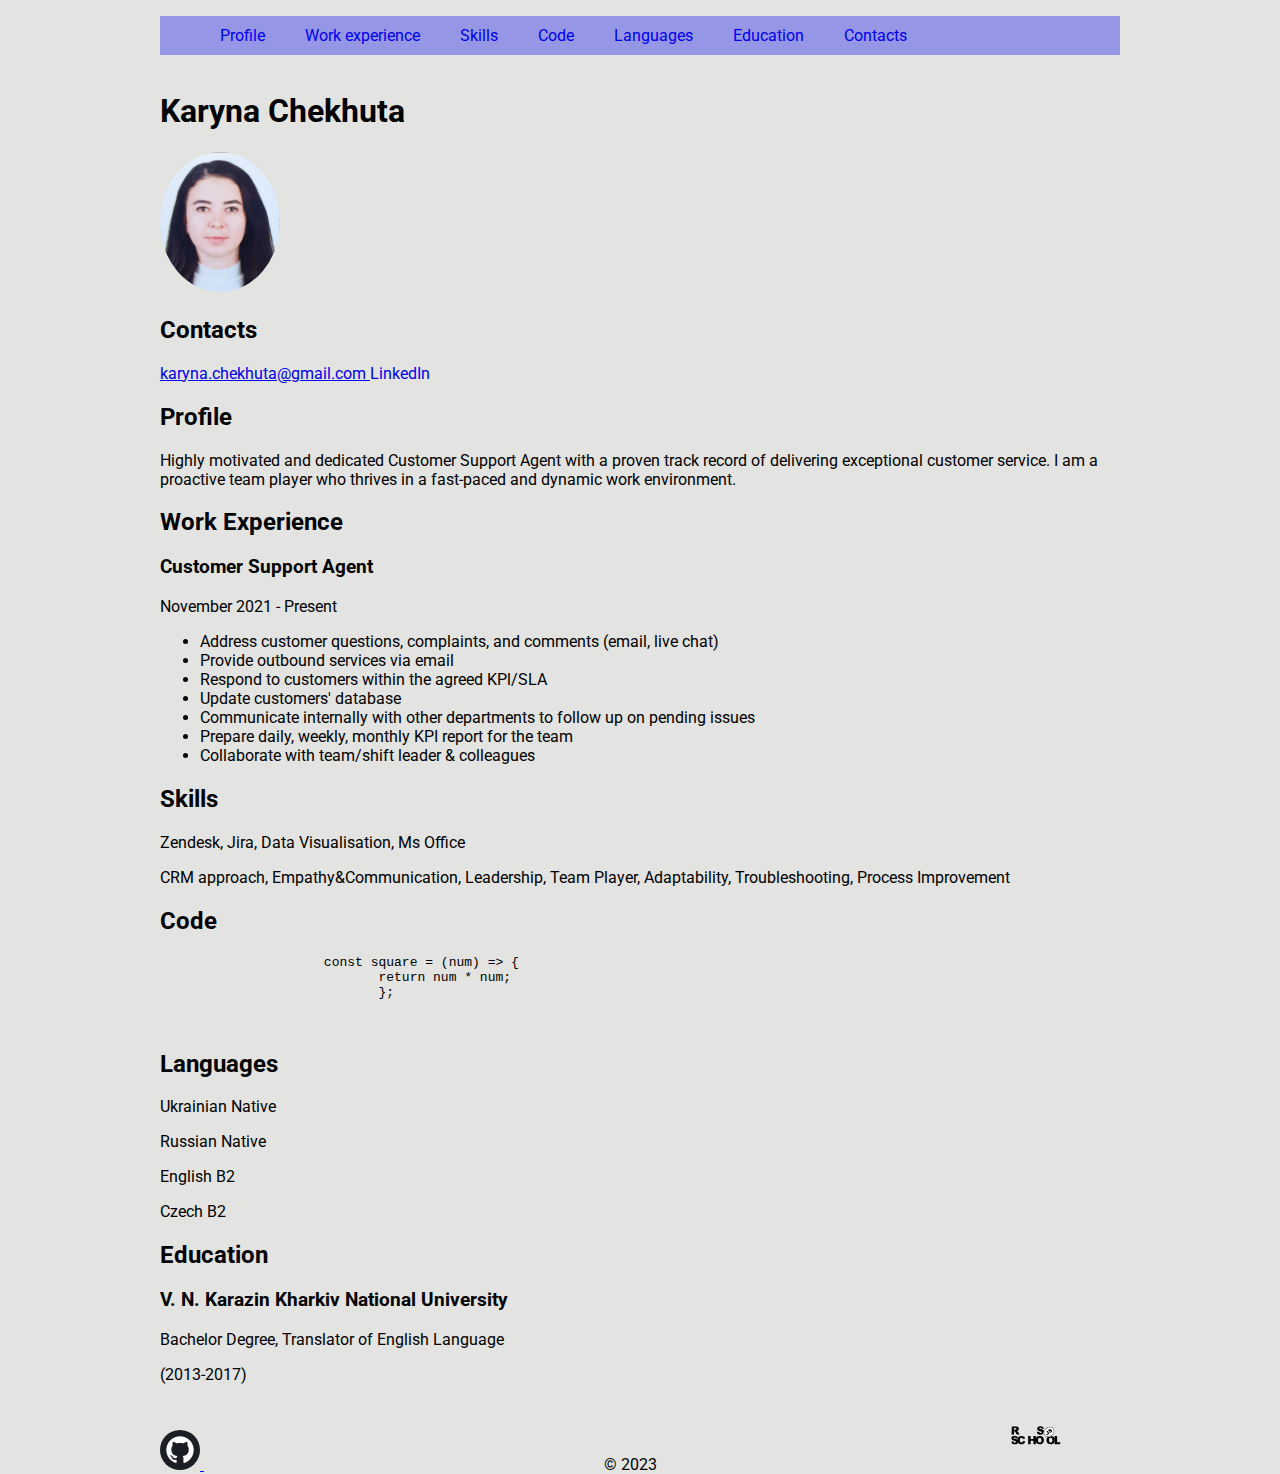
<file: index.html>
<!DOCTYPE html>
<html lang="ru">

<head>
    <meta charset="utf-8">
    <link rel="stylesheet" href="style.css">
    <link rel="icon" href="favicon.ico">
    <link rel="preconnect" href="https://fonts.gstatic.com">
    <link href="https://fonts.googleapis.com/css2?family=Roboto:wght@100;300;500;700&display=swap" rel="stylesheet">
     <title>My cv</title>


</head>
<body class="body-section">
    <header class="header">
            <nav class="nav">
                <ul class="nav-list">
                    <li class="nav-item"><a href="#profile" class="nav-link"> Profile</a> </li>
                    <li class="nav-item"><a href="#work-experience" class="nav-link"> Work experience</a> </li>
                    <li class="nav-item"><a href="#skills" class="nav-link">Skills</a></li>
                    <li class="nav-item"><a href="#code" class="nav-link"> Code</a> </li>
                    <li class="nav-item"><a href="#languages" class="nav-link"> Languages</a> </li>
                    <li class="nav-item"><a href="#education" class="nav-link">Education</a></li>
                    <li class="nav-item"><a href="#contacts" class="nav-link">Contacts</a></li>
                </ul>
            </nav>
    </header>
 <main class="main">
    <div>
        <div>
            <!-- Main section-->
            <h1>Karyna Chekhuta</h1>
        </div>
            <div class="profile-photo">
                <img src="my-photo.jpg" alt="my-photo" width="120" height="140">
            </div>
                    <!-- Contacts section-->
                    <div class="link" id="contacts">
                        <h2>Contacts</h2>
                        <div>
                            <a class="link_email" href="mailto:karyna.chekhuta@gmail.com"> karyna.chekhuta@gmail.com </a>
                            <a class="link_id" href="http://linkedin.com/in/karyna-chekhuta-110250222"> LinkedIn </a>
                        </div>
                    </div>
                    <!--Profile section-->
                        <div class="profile-section" id="profile">
                            <h2>Profile</h2>
                            <p> Highly motivated and dedicated Customer Support Agent with a proven track record of delivering exceptional customer
                            service. I am a proactive team player who thrives in a fast-paced and dynamic work environment.</p>
                        </div>

    <!--Experience section-->
    <div class="work-experience-section" id="work-experience">
        <h2>Work Experience</h2>
        <h3> Customer Support Agent </h3>
        <p> November 2021 - Present</p>
            <div>
                <ul>
                    <li>Address customer questions, complaints, and comments (email, live chat)</li>
                    <li>Provide outbound services via email</li>
                    <li>Respond to customers within the agreed KPl/SLA</li>
                    <li>Update customers' database</li>
                    <li>Communicate internally with other departments to follow up оn pending issues</li>
                    <li>Prepare daily, weekly, monthly KPI report for the team</li>
                    <li>Collaborate with team/shift leader & colleagues</li>
                </ul>
            </div>
    </div>

    <!--Skills section-->
    <div class="Skills-section" id="skills">
        <h2> Skills</h2>
            <p>Zendesk, Jira, Data Visualisation, Ms Office</p>
            <p>CRM approach, Empathy&Communication, Leadership, Team Player, Adaptability, Troubleshooting, Process Improvement</p>
    </div>

    <div class="example-code-section" id="code">
        <h2>Code</h2>
            <pre>
                    <code> const square = (num) => {
                            return num * num;
                            };
                    </code>
            </pre>
    </div>

    <!--Languages section-->
        <section>
            <div class="languages-section" id="languages">
                <h2>Languages</h2>
                    <p>Ukrainian    Native</p>
                    <p>Russian      Native</p>
                    <p>English      B2</p>
                    <p>Czech        B2</p>
            </div>
        </section>

    <!--Education section-->
        <div class="education-section" id="education">
            <h2>Education</h2>
            <h3> V. N. Karazin Kharkiv National University</h3>
            <p>Bachelor Degree, Translator of English Language</p>
            <p>(2013-2017)</p>

        </div>

    </div>
</main>

<footer class="footer">
    <div>
        <a class="footer_git" href="https://github.com/chekka00"> <img src="github-logo.webp" alt="github-logo" width="40" height="40"> </a>
        <span class="footer_year"> © 2023</span>
        <a class="footer_rs" href="https://rs.school/js/"> <img src="rs_school_js.svg" alt="rs-school-logo" width="50" height="70"> </a>
    </div>
</footer>
</body>

</html>
</file>
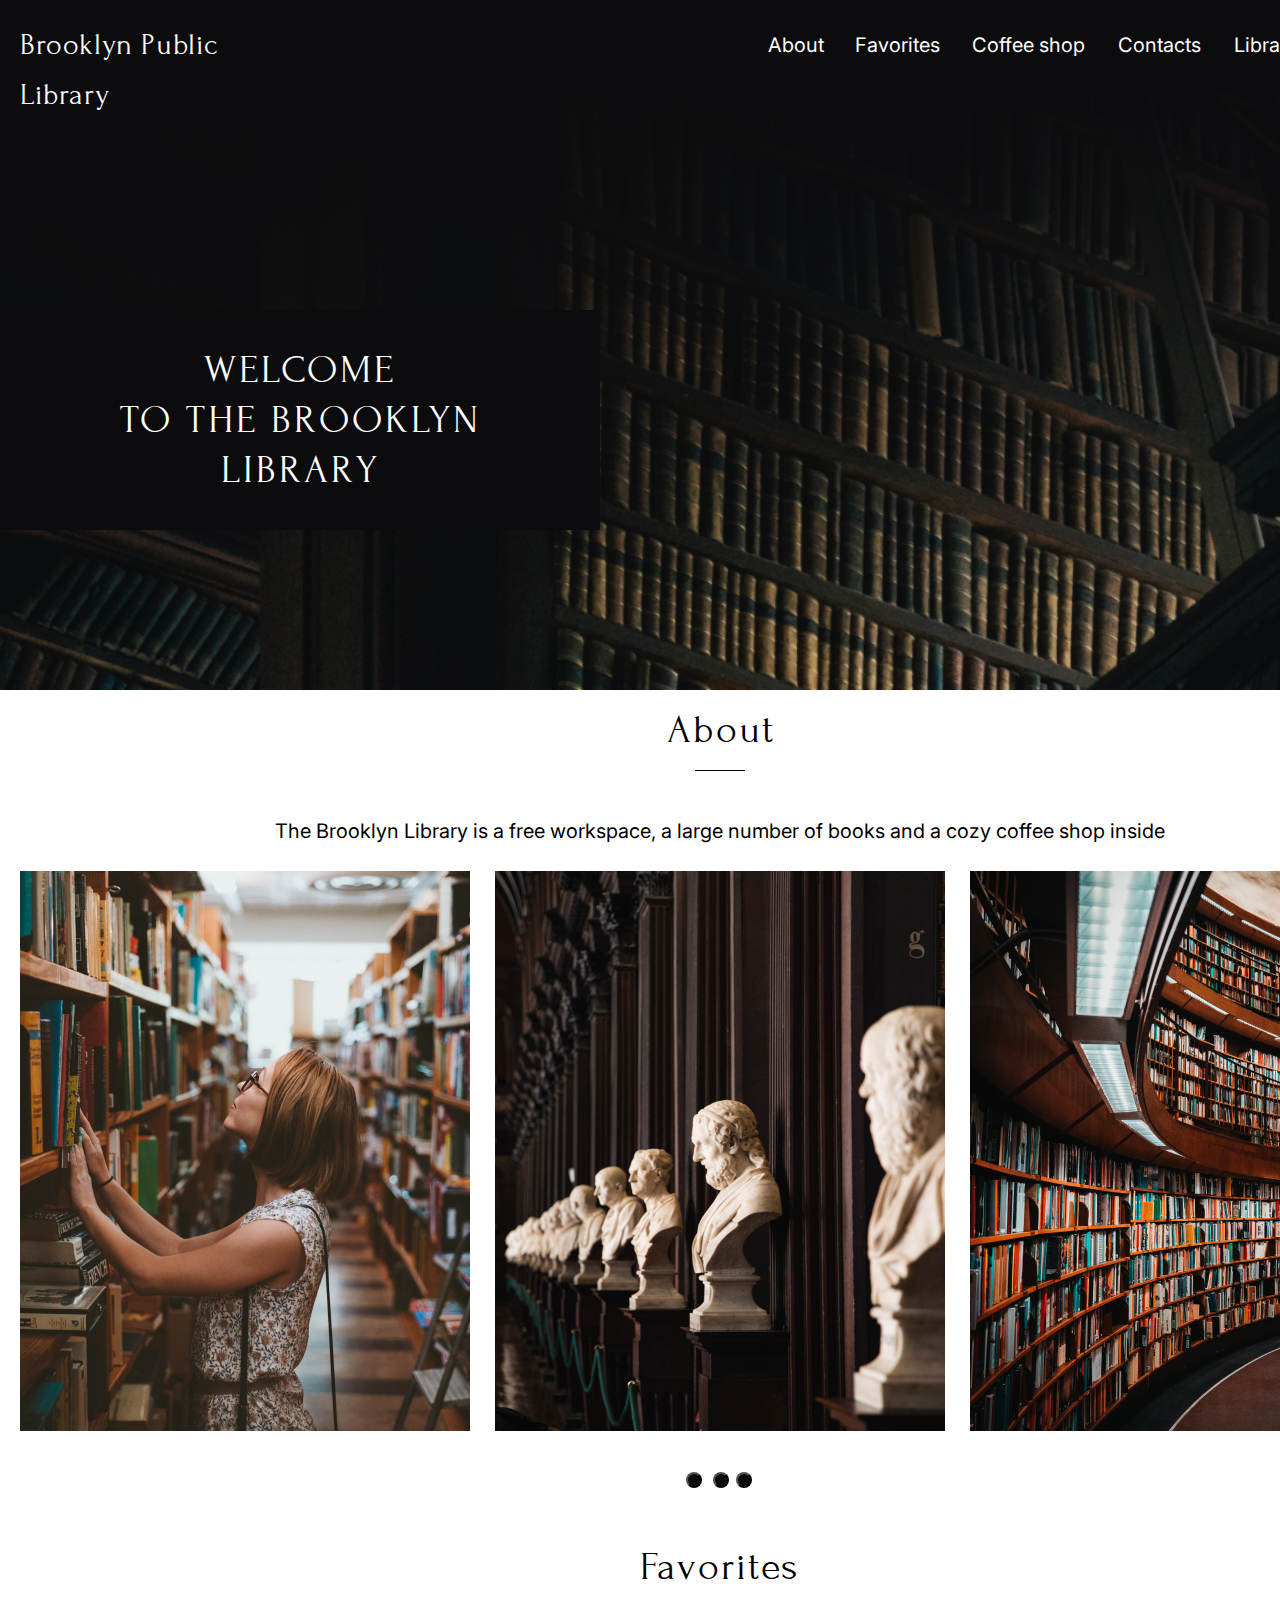
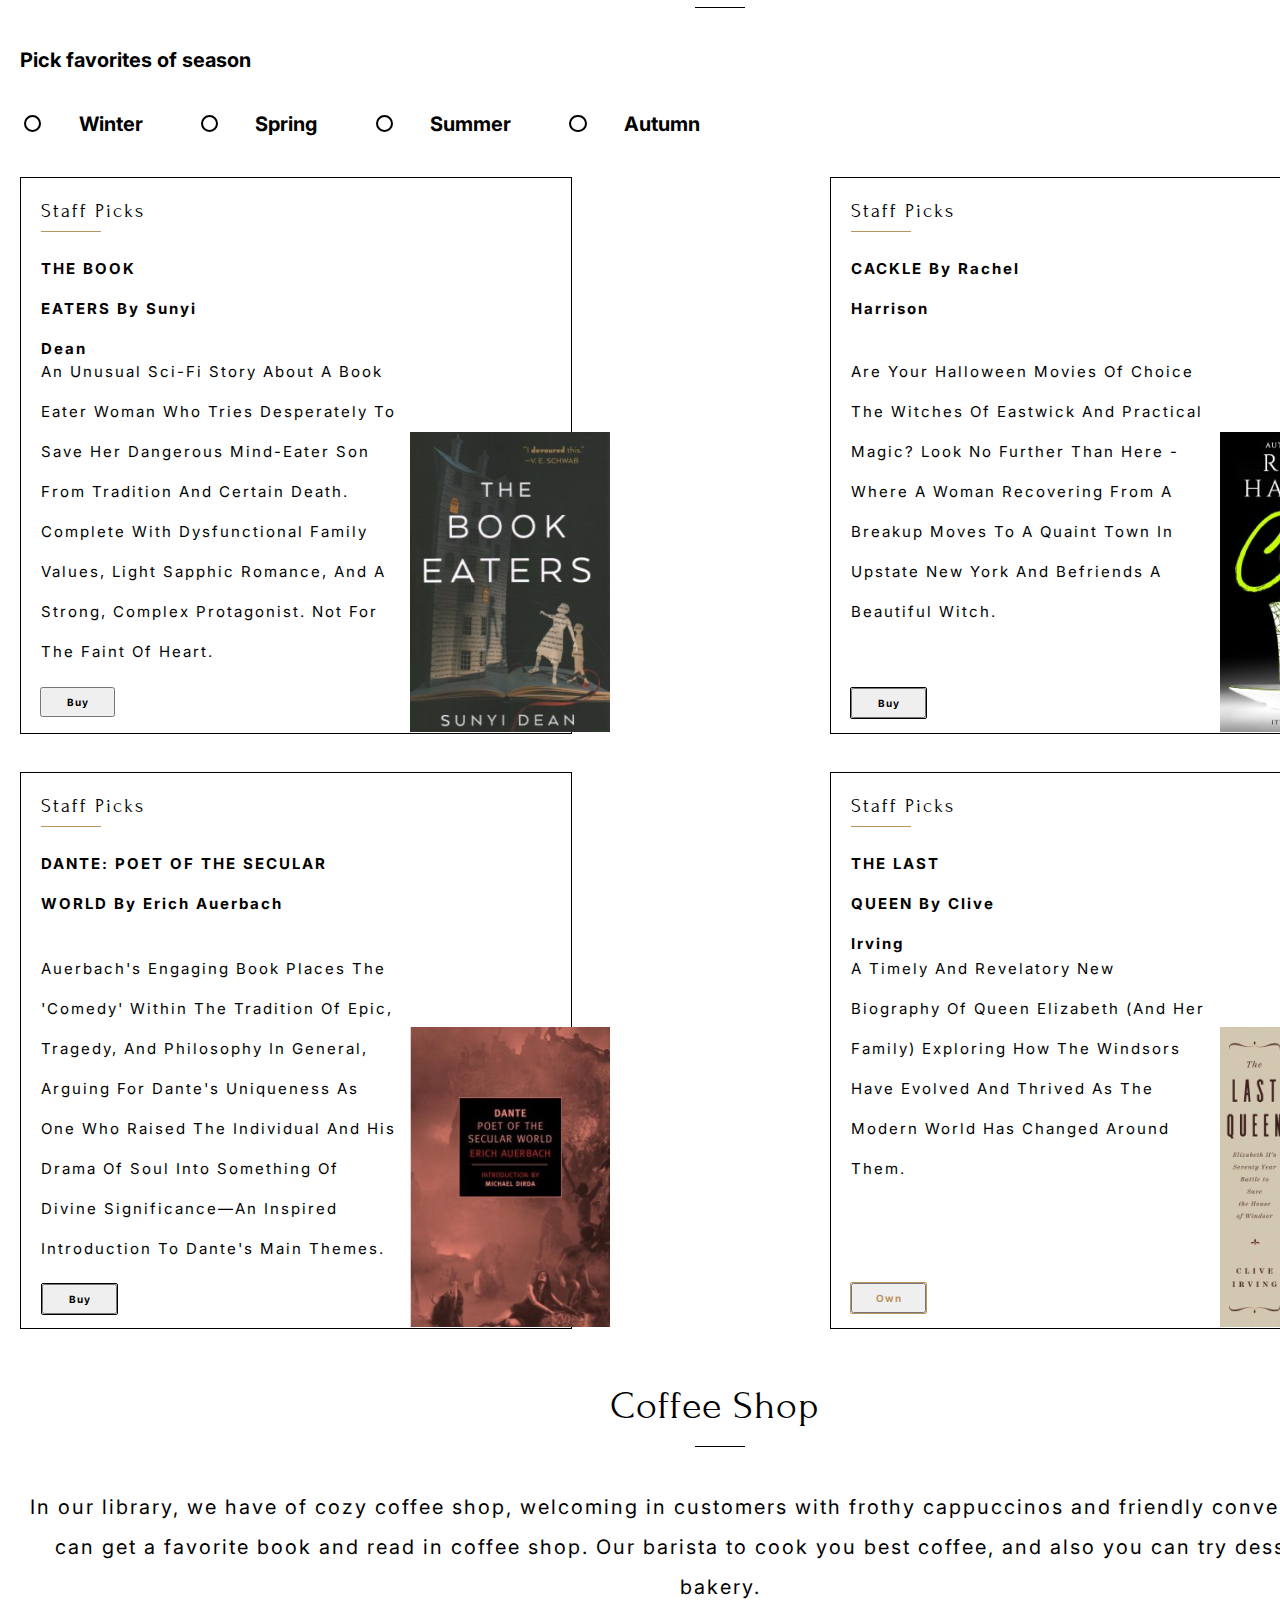
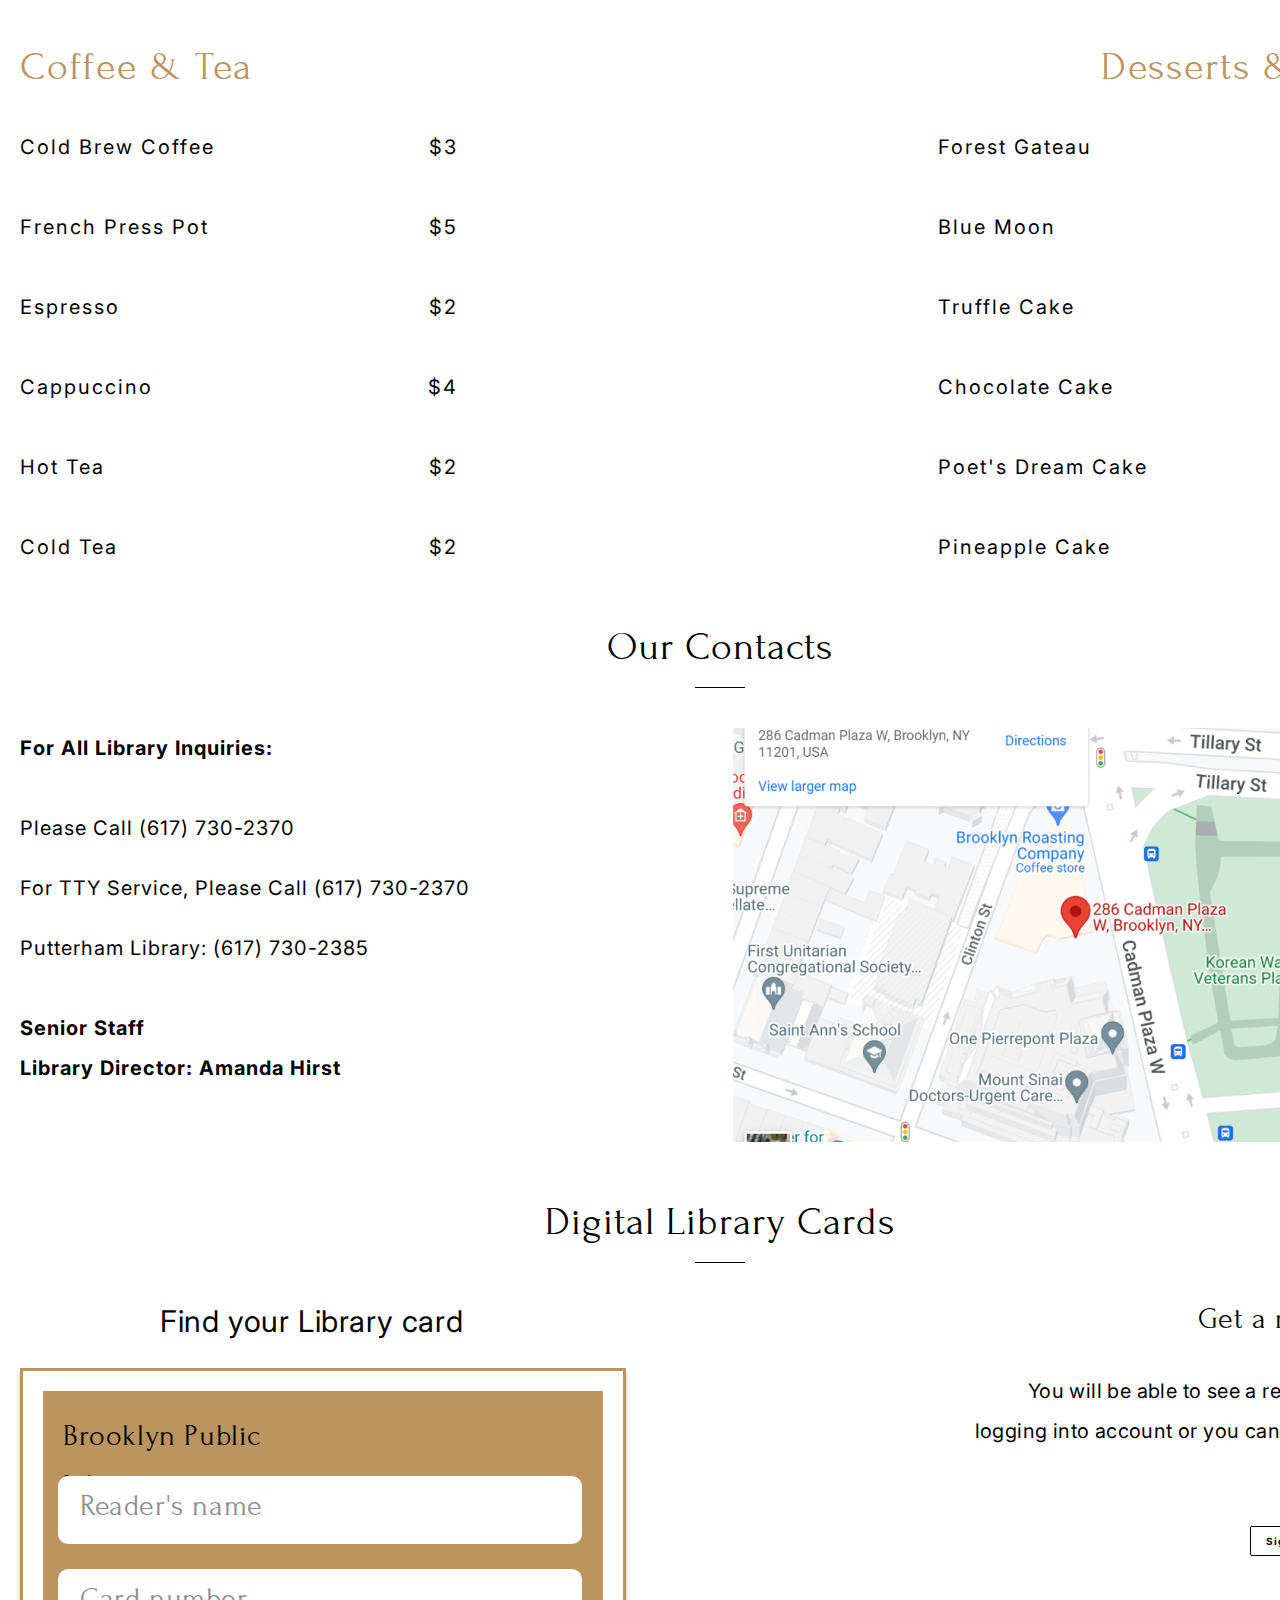
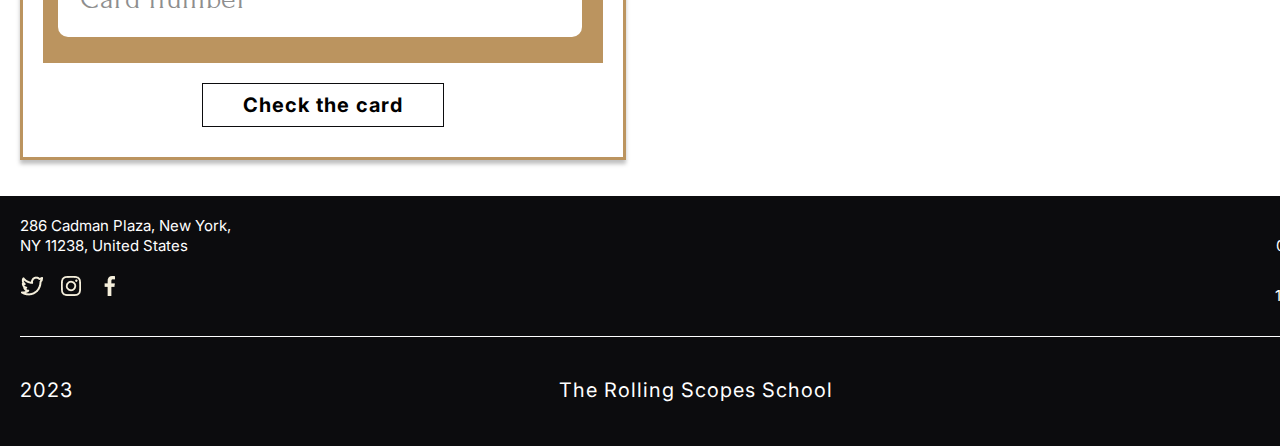
<file: library/index.html>
<!DOCTYPE html>
<html lang="en">

<head>
    <meta charset="UTF-8">
    <meta name="viewport" content="width=device-width, initial-scale=1.0">
    <link rel="stylesheet" type="text/css" href="style.css" />
    <link rel="preconnect" href="https://fonts.googleapis.com">
    <link rel="preconnect" href="https://fonts.gstatic.com" crossorigin>
    <link href="https://fonts.googleapis.com/css2?family=Forum&display=swap" rel="stylesheet">
    <link rel="preconnect" href="https://fonts.googleapis.com">
    <link rel="preconnect" href="https://fonts.gstatic.com" crossorigin>
    <link href="https://fonts.googleapis.com/css2?family=Inter:wght@100;200;300;400;500;600;700;800;900&display=swap" rel="stylesheet">
    <title>Library</title>
    <link rel="icon" href="files_png/favicon.ico">

</head>

<body>
    <header class="header">
        <div class="name">
            <h1>Brooklyn Public Library</h1>
        </div>
        <div class="navigation">
            <nav>
                <ul class="nav-list">
                    <li class="item-1">
                        <a href="#About" class="item-1">About</a>
                    </li>
                    <li class="item-2">
                        <a href="#Favorites" class="item-2">Favorites</a>
                    </li>
                    <li class="item-3">
                        <a href="#Coffee shop" class="item-3">Coffee shop</a>
                    </li>
                    <li class="item-4">
                        <a href="#Contacts" class="item-4">Contacts</a>
                    </li>
                    <li class="item-5">
                        <a href="#Library Card" class="item-5">Library Card</a>
                    </li>
                </ul>
            </nav>
        </div>

        <div class="subtract"> <img src="files_png/Subtract.png" alt="Subtract"> </div>
    </header>

    <main>
        <!-- Welcome section-->
        <section class="welcome-section">
            <div class="welcome-box">
                <span class="welcome-name">Welcome <br> to the brooklyn <br> library </span>
            </div>
        </section>
        <!-- About section-->
        <section class="about-section">
            <div class="about" id="About">
                <h2 class="about-name">About</h2>
            </div>
            <div class="line-about">
            </div>
            <div class="about-text">
                <p class="about-text-style">The Brooklyn Library is a free workspace, a large number of books and a cozy coffee shop inside
                </p>
            </div>
            <div class="image-items">
                <img src="files_png/about image/images-items.png" alt="image 1">
                <img src="files_png/about image/image 2.png" alt="image 2">
                <img src="files_png/about image/image 3.png" alt="image 3">
            </div>
            <div class="Carousel-pagination">
                <div class="box-button1"><button type="button" class="button1"></button></div>
                <div class="box-button2"><button type="button" class="button2"></button></div>
                <div class="box-button3"><button type="button" class="button3"></button></div>
            </div>
        </section>
        <!--Favorites section-->
        <section class="Favorites-section" id="Favorites">
            <h2 class="favorites-title">Favorites</h2>
            <div class="line-favorites">
            </div>
            <span class="text-favorites">Pick favorites of season</span>
            <div class="seasons-checkbox">
                <input type="checkbox" class="checkbox">
                <span class="season-name">Winter</span>
                <input type="checkbox" class="checkbox">
                <span class="season-name">Spring</span>
                <input type="checkbox" class="checkbox">
                <span class="season-name">Summer</span>
                <input type="checkbox" class="checkbox">
                <span class="season-name">Autumn</span>
            </div>
            <div class="favorites-books">
                <div class="first-book">
                    <span class="staff">Staff Picks</span>
                    <div class="line-staff">
                    </div>
                    <div class="book-name-box1">
                        <span class="book-name1">THE BOOK EATERS By Sunyi Dean</span>
                    </div>
                    <div class="discription-box1">
                        <span class="discription-book-text">
                                    An unusual sci-fi story about a book eater woman who tries desperately to save her dangerous mind-eater son from tradition and certain death. Complete with dysfunctional family values, light Sapphic romance, and a strong, complex protagonist. Not for the faint of heart.
                                </span>
                    </div>
                    <div class="buy1"> <button type="button" class="button-buy1">Buy</button></div>
                    <img class="img-book1" src="files_png/BOOKS/book1.png" alt="book1">
                </div>
                <div class="second-book">
                    <span class="staff">Staff Picks</span>
                    <div class="line-staff">
                    </div>
                    <div class="book-name-box2">
                        <span class="book-name2">CACKLE By Rachel Harrison</span>
                    </div>
                    <div class="discription-box2">
                        <span class="discription-book-text">
                            Are your Halloween movies of choice The Witches of Eastwick and Practical Magic? Look no further than here - where a woman recovering from a breakup moves to a quaint town in upstate New York and befriends a beautiful witch.
                                    </span>
                    </div>
                    <div class="buy2"> <button type="button" class="button-buy2">Buy</button></div>
                    <img class="img-book2" src="files_png/BOOKS/book2.png" alt="book2">
                </div>
                <div class="third-book">
                    <span class="staff">Staff Picks</span>
                    <div class="line-staff">
                    </div>
                    <div class="book-name-box3">
                        <span class="book-name3">DANTE: POET OF THE SECULAR WORLD By Erich Auerbach</span>
                    </div>
                    <div class="discription-box3">
                        <span class="discription-book-text"> Auerbach's engaging book places the 'Comedy' within the tradition of epic, tragedy, and philosophy in general, arguing for Dante's uniqueness as one who raised the individual and his drama of soul into something of divine significance—an inspired introduction to Dante's main themes.</span>
                    </div>
                    <div class="buy3"> <button type="button" class="button-buy3">Buy</button></div>
                    <img class="img-book3" src="files_png/BOOKS/book3.png" alt="book3">
                </div>
                <div class="fourth-book">
                    <span class="staff">Staff Picks</span>
                    <div class="line-staff">
                    </div>
                    <div class="book-name-box4">
                        <span class="book-name4">THE LAST QUEEN By Clive Irving</span>
                    </div>
                    <div class="discription-box4">
                        <span class="discription-book-text">
                            A timely and revelatory new biography of Queen Elizabeth (and her family) exploring how the Windsors have evolved and thrived as the modern world has changed around them.
                                </span>
                    </div>
                    <div class="buy4"> <button type="button" class="button-buy4">Own</button></div>
                    <img class="img-book4" src="files_png/BOOKS/book4.png" alt="book4">
                </div>
            </div>
        </section>

        <!--Coffee shop section-->
        <section class="coffee-shop-section" id="Coffee shop">
            <div class="section-title-cofffe">
                <h2 class="title-cofffe">Coffee Shop</h2>
            </div>
            <div class="line-coffee">
            </div>
            <div class="text-coffee-box">
                <p class="text-coffee-style">In our library, we have of cozy coffee shop, welcoming in customers with frothy cappuccinos and friendly conversation. you can get a favorite book and read in coffee shop. Our barista to cook you best coffee, and also you can try desserts
                    from bakery.
                </p>
            </div>
            <div class="Menu">
                <div class="coffe-and-tea">
                    <span class="title-coffee-and-tea">Coffee & Tea </span>
                    <div class="menu-list-coffee">
                        <div class="menu-item1">
                            <span>Cold Brew Coffee</span>
                            <div class="line-menu1"></div>
                            <span>$3</span>
                        </div>
                        <div class="menu-item2">
                            <span>French Press Pot</span>
                            <div class="line-menu1"></div>
                            <span>$5</span>
                        </div>
                        <div class="menu-item3">
                            <span>Espresso</span>
                            <div class="line-menu1"></div>
                            <span>$2</span>
                        </div>
                        <div class="menu-item4">
                            <span>Cappuccino</span>
                            <div class="line-menu1"></div>
                            <span>$4</span>
                        </div>
                        <div class="menu-item5">
                            <span>Hot Tea</span>
                            <div class="line-menu5"></div>
                            <span>$2</span>
                        </div>
                        <div class="menu-item6">
                            <span>Cold Tea</span>
                            <div class="line-menu1"></div>
                            <span>$2</span>
                        </div>
                    </div>

                </div>
                <div class="deserts">
                    <span class="title-deserts">Desserts & Cakes</span>
                    <div class="menu-list-deserts">
                        <div class="menu-item1-1">
                            <span class="menu-item1-1-NAME">Forest Gateau</span>
                            <div class="line-menu1-1"></div>
                            <span>$16</span>
                        </div>
                        <div class="menu-item2-2">
                            <span>Blue Moon</span>
                            <div class="line-menu2-2"></div>
                            <span>$16</span>
                        </div>
                        <div class="menu-item3-3">
                            <span>Truffle Cake</span>
                            <div class="line-menu3-3"></div>
                            <span>$15</span>
                        </div>
                        <div class="menu-item4-4">
                            <span>Chocolate Cake</span>
                            <div class="line-menu4-4"></div>
                            <span>$18</span>
                        </div>
                        <div class="menu-item5-5">
                            <span>Poet's Dream Cake</span>
                            <div class="line-menu5-5"></div>
                            <span>$16</span>
                        </div>
                        <div class="menu-item6-6">
                            <span>Pineapple Cake</span>
                            <div class="line-menu6-6"></div>
                            <span>$14</span>
                        </div>
                    </div>
                </div>
        </section>
        <!--Our Contacts section-->
        <section class="contacts-section" id="Contacts">
            <h2 class="title-contacts">Our Contacts</h2>
            <div class="line-contacts">
            </div>

            <div class="contacts-info">
                <div class="text-info">
                    <div class="text-info-h">
                        <span>For All Library Inquiries:</span>
                    </div>
                    <div class="Phone-info">
                        <div><span>Please Call (617) 730-2370</span></div>
                        <div><span>For TTY Service, Please Call (617) 730-2370</span></div>
                        <div><span>Putterham Library: (617) 730-2385</span></div>
                    </div>
                    <div class="senior-info">
                        <div><span>Senior Staff</span></div>
                        <div><span>Library Director: Amanda Hirst</span></div>
                    </div>
                </div>
                <div class="map">
                    <img src="files_png/map.png" alt="map">
                </div>
            </div>
        </section>
        <!--library card section-->
        <section class="libraryCard-section" id="Library Card">
            <h2 class="title-card">Digital Library Cards</h2>
            <div class="line-card">
            </div>
            <div class="Find-card">
                <div class="title-find-card"><span class="title-find-card1">Find your Library card</span></div>
                <div class="card-body">
                    <div class="gold-bg">
                        <span class="title-gold-bg">Brooklyn Public Library</span>
                        <input class="input-text-card" type="text" placeholder="Reader's name">
                        <input class="input-number-card" type="text" placeholder="Card number">
                    </div>
                    <input class="button-card" type="button" value="Check the card">
                </div>

            </div>
            <div class="get-a-card">
                <span class="title-get-card">Get a reader card</span>
                <span class="text-get-card">  You will be able to see a reader card after logging into account or you can register a new account</span>
                <div class="inputs-get-card">
                    <input class="button-get-card-sign" type="button" value="Sign up">
                    <input class="button-get-card-log" type="button" value="Log in">
                </div>
            </div>
        </section>
    </main>
    <footer class="footer">
        <div class="footer-main">
            <div class="adresses">
                <span class="text-adress">286 Cadman Plaza, New York, NY 11238, United States</span>
                <span class="timetable1">Mon - Fri <br> 08:00 am - 07:00 pm</span>
            </div>
            <div class="socials">
                <div>
                    <ul class="socials-icons">
                    <li> <a href="https://twitter.com/rollingscopes"> <img class="t" src="files_png/footer-items/u_twitter-alt.png" alt="twitter"></a></li>
                    <li><a href="https://www.instagram.com/rsschool_en/"> <img class="i" src="files_png/footer-items/u_instagram.png" alt="instagram"></a></li>
                    <li><a href="https://www.facebook.com/RollingScopesSchool"><img class="f" src="files_png/footer-items/u_facebook-f.png" alt="facebook"></a></li>
                </ul>
                </div>
                <span class="timetable2">Sat - Sun <br> 10:00 am - 06:00 pm</span>
            </div>

        </div>
        <div class="footer-line"></div>
        <div class="footer-rs">
            <span>2023</span>
            <span> <a class="rslink" href="https://rs.school/js-stage0/">The Rolling Scopes School</a></span>
            <span> <a  class="githublink" href="https://github.com/chekka00"> chekka00 </a></span>

        </div>

    </footer>
</body>

</html>
</file>
<file: style.css>
* {
    scroll-behavior: smooth;
}

.body-section {
    font-family: 'Roboto';
    font-size: 14p;
    display: flex;
    min-height: 100vh;
    flex-direction: column;
    justify-content: space-between;
    max-width: 960px;
    margin: 0 auto;
    padding: 0;
    background-color: rgb(227, 227, 226);
}

.nav {
    display: inline;
}

.nav-list {
    list-style-type: none;
    display: flex;
    align-items: center;
    background-color: rgb(150, 150, 230);
    }
.nav-item {
    padding: 10px 20px;

}
.nav-link {
            text-decoration: none;
}


img {
    border-radius: 50%;
}
.footer_year {
    margin-left: 400px;

    }
.footer_rs {
 margin-left: 350px;
}


.link_id{
    text-decoration: none;
}
</file>
<file: library/style.css>
* {
    scroll-behavior: smooth;
}

body {
    margin: auto;
    max-width: 1440px;
}

.header {
    background-color: #0C0C0E;
    position: absolute;
    width: 1440px;
    height: 90px
}

.name {
    position: absolute;
    width: 294px;
    height: 50px;
    left: 20px;
    top: 20px;
}

h1 {
    font-family: 'Forum', cursive;
    color: white;
    font-size: 30px;
    font-weight: 400;
    line-height: 50px;
    letter-spacing: 0.02em;
    margin: 0;
}

.navigation {
    position: absolute;
    font-family: 'Inter';
    top: 20px;
    left: 768px;
    margin: 0;
    width: 584px;
    height: 50px;
}

.nav-list {
    display: flex;
    flex-direction: row;
    justify-content: flex-start;
    gap: 30px;
    list-style-type: none;
    font-weight: 400;
    size: 20px;
    line-height: 50px;
    height: 50px;
    margin: 0;
    padding: 0;
}

.item-1 {
    text-decoration: none;
    width: 57px;
    height: 50px;
    font-family: 'Inter';
    font-size: 20px;
    font-weight: 400;
    line-height: 50px;
    color: white;
    margin: 0;
}

.item-2 {
    text-decoration: none;
    width: 87px;
    font-family: 'Inter';
    font-size: 20px;
    font-weight: 400;
    line-height: 50px;
    color: white;
    margin: 0;
}

.item-3 {
    text-decoration: none;
    width: 116px;
    font-family: 'Inter';
    font-size: 20px;
    font-weight: 400;
    line-height: 50px;
    color: white;
    margin: 0;
}

.item-4 {
    text-decoration: none;
    width: 86px;
    font-family: Inter;
    font-size: 20px;
    font-weight: 400;
    line-height: 50px;
    color: white;
    margin: 0;
}

.item-5 {
    text-decoration: none;
    width: 118px;
    font-family: 'Inter';
    font-size: 20px;
    font-weight: 400;
    line-height: 50px;
    color: white;
    margin: 0;
}

.item-1:hover, .item-2:hover, .item-3:hover, .item-4:hover, .item-5:hover {
cursor: pointer;
color: rgb(190, 150, 140);
}

.subtract {
    position: absolute;
    width: 28px;
    height: 28px;
    top: 31px;
    left: 1392px;
    right: 0;
}

.welcome-section {
    width: 1440px;
    height: 690px;
    top: 90px;
    background: linear-gradient(180deg, #0C0C0E 0%, #0C0C0E 0.01%, rgba(18, 18, 21, 0.10) 100%), url(files_png/Welcome.png);
    background-size: cover;
}

.welcome-box {
    position: absolute;
    margin-top: 310px;
    width: 600px;
    height: 220px;
    background-color: #0C0C0E;
}

.welcome-name {
    display: inline-block;
    margin: 0;
    color: white;
    font-family: Forum;
    font-size: 40px;
    font-weight: 400;
    line-height: 50px;
    letter-spacing: 3px;
    text-align: center;
    text-transform: uppercase;
    width: 520px;
    height: 150px;
    margin-top: 35px;
    margin-left: 40px;
    margin-bottom: 35px;
}

.about-section {
    display: block;
    width: 1440px;
    height: 600px;
    top: 90px;
    background-color: white;
}

.about {
    position: relative;
    width: 106px;
    height: 40px;
    top: 20px;
    left: 667px
}

.about-name {
    margin: 0;
    font-family: Forum;
    font-size: 40px;
    font-weight: 400;
    line-height: 40px;
    letter-spacing: 2px;
    text-align: left;
}

.line-about {
    position: relative;
    top: 40px;
    left: 695px;
    width: 50px;
    height: 1px;
    background-color: black;
}

.about-text {
    width: 1440px;
    height: 40px;
    position: relative;
    top: 60px;
}

.about-text-style {
    font-family: Inter;
    font-size: 20px;
    font-weight: 400;
    line-height: 40px;
    letter-spacing: 0em;
    text-align: center;
}

.image-items {
    position: relative;
    display: flex;
    flex-direction: row;
    justify-content: space-between;
    width: 1400px;
    height: 560px;
    top: 80px;
    left: 20px;
}

.Carousel-pagination {
    position: relative;
    width: 68px;
    height: 16px;
    top: 120px;
    left: 686px;
    display: flex;
    flex-direction: row;
}

.box-button1 {
    width: 26px;
    height: 26px;
    padding: 0;
    border: 0;
}

.box-button2 {
    width: 26px;
    height: 26px;
    padding: 0;
}

.box-button3 {
    width: 26px;
    height: 26px;
    padding: 0;
}

.button1 {
    background-color: #0C0C0E;
    width: 16px;
    height: 16px;
    border-radius: 50%;
}

.button2 {
    background-color: #0C0C0E;
    width: 16px;
    height: 16px;
    border-radius: 50%;
    margin-left: 4px;
}

.button3 {
    background-color: #0C0C0E;
    width: 16px;
    height: 16px;
    border-radius: 50%;
    margin-left: 5px;
}

.Favorites-section {
    position: absolute;
    width: 1440px;
    height: 1439px;
    top: 1527px
}

.favorites-title {
    position: relative;
    width: 160px;
    height: 40px;
    top: 20px;
    left: 640px;
    margin: 0;
    font-family: Forum;
    font-size: 40px;
    font-weight: 400;
    line-height: 40px;
    letter-spacing: 2px;
    text-align: left;
}

.line-favorites {
    position: relative;
    top: 40px;
    left: 695px;
    width: 50px;
    height: 1px;
    background-color: black;
}

.text-favorites {
    position: relative;
    width: 234px;
    height: 24px;
    top: 80px;
    left: 20px;
    margin: 0;
    font-family: Inter;
    font-size: 20px;
    font-weight: 700;
    line-height: 24px;
    letter-spacing: 0em;
    text-align: center;
}

.seasons-checkbox {
    position: absolute;
    width: 700px;
    height: 24px;
    top: 185px;
    left: 20px;
    display: flex;
    flex-direction: row;
    justify-content: space-between;
    padding-right: 20px;
}

.checkbox {
    width: 1.3em;
    height: 1.3em;
    background-color: white;
    border-radius: 50%;
    vertical-align: middle;
    border: 2px solid black;
    appearance: none;
    outline: none;
    cursor: pointer;
}

.checkbox:checked {
    background-color: black;
}

.season-name {
    font-family: Inter;
    font-size: 20px;
    font-weight: 700;
    line-height: 24px;
    letter-spacing: 0em;
    padding-right: 20px;
}

.favorites-books {
    position: relative;
    width: 1400px;
    height: 1150px;
    top: 185px;
    left: 20px;
    display: flex;
    flex-wrap: wrap;
    gap: 38px;
}

.first-book {
    width: 550px;
    height: 555px;
    border: 1px solid black;
}

.second-book {
    width: 550px;
    height: 555px;
    margin-left: 220px;
    border: 1px solid black;
}

.third-book {
    width: 550px;
    height: 555px;
    border: 1px solid black;
}

.fourth-book {
    width: 550px;
    height: 555px;
    margin-left: 220px;
    border: 1px solid black;
}

.staff {
    font-family: Forum;
    font-size: 20px;
    font-weight: 400;
    line-height: 40px;
    letter-spacing: 2px;
    position: relative;
    padding-left: 20px;
    top: 13px;
}

.line-staff {
    position: relative;
    top: 13px;
    left: 20px;
    width: 60px;
    height: 1px;
    background-color: #BB945F;
}

.book-name-box1 {
    position: relative;
    margin-left: 20px;
    top: 30px;
    Width: 168px;
    HeighT: 80px;
    font-family: Inter;
    font-size: 15px;
    font-weight: 700;
    line-height: 40px;
    letter-spacing: 2px;
    text-align: left;
}

.book-name1 {
    Width: 168px;
    HeighT: 80px;
    font-family: Inter;
    font-size: 15px;
    font-weight: 700;
    line-height: 40px;
    letter-spacing: 2px;
    text-align: left;
    margin: 0;
    padding: 0;
}

.discription-box1 {
    Width: 355px;
    HeighT: 320px;
    position: absolute;
    margin-left: 20px;
    top: 175px;
}

.buy1 {
    position: absolute;
    width: 75px;
    height: 30px;
    top: 510px;
    left: 20px;
    border-radius: 2px;
}

.button-buy1 {
    width: 75px;
    height: 30px;
    font-family: Inter;
    font-size: 10px;
    font-weight: 700;
    line-height: 12px;
    letter-spacing: 1px;
    text-align: center;
}

.img-book1 {
    position: absolute;
    width: 200px;
    height: 300px;
    top: 255px;
    left: 390px;
}

.book-name-box2 {
    Width: 173px;
    HeighT: 80px;
    position: relative;
    margin-left: 20px;
    top: 30px;
}

.book-name2 {
    font-family: Inter;
    font-size: 15px;
    font-weight: 700;
    line-height: 40px;
    letter-spacing: 2px;
    text-align: left;
    padding: 0;
    margin: 0;
}

.discription-box2 {
    Width: 355px;
    HeighT: 280px;
    position: absolute;
    margin-left: 20px;
    top: 175px;
}

.buy2 {
    position: absolute;
    width: 75px;
    height: 30px;
    top: 510px;
    left: 830px;
    border: 1px solid black;
    border-radius: 2px;
}

.button-buy2 {
    width: 75px;
    height: 30px;
    font-family: Inter;
    font-size: 10px;
    font-weight: 700;
    line-height: 12px;
    letter-spacing: 1px;
    text-align: center;
}

.img-book2 {
    position: absolute;
    width: 200px;
    height: 300px;
    top: 255px;
    left: 1200px;
}

.book-name-box3 {
    Width: 355px;
    HeighT: 80px;
    position: relative;
    margin-left: 20px;
    top: 30px;
}

.book-name3 {
    font-family: Inter;
    font-size: 15px;
    font-weight: 700;
    line-height: 40px;
    letter-spacing: 2px;
    text-align: left;
    padding: 0;
    margin: 0;
}

.discription-box3 {
    Width: 355px;
    HeighT: 320px;
    position: relative;
    margin-left: 20px;
    top: 55px;
}

.buy3 {
    position: relative;
    width: 75px;
    height: 30px;
    top: 69px;
    left: 20px;
    border: 1px solid black;
    border-radius: 2px;
}

.button-buy3 {
    width: 75px;
    height: 30px;
    font-family: Inter;
    font-size: 10px;
    font-weight: 700;
    line-height: 12px;
    letter-spacing: 1px;
    text-align: center;
}

.img-book3 {
    position: absolute;
    width: 200px;
    height: 300px;
    top: 850px;
    left: 390px;
}

.book-name-box4 {
    Width: 156px;
    HeighT: 80px;
    position: relative;
    margin-left: 20px;
    top: 30px;
}

.book-name4 {
    font-family: Inter;
    font-size: 15px;
    font-weight: 700;
    line-height: 40px;
    letter-spacing: 2px;
    text-align: left;
    padding: 0;
    margin: 0;
}

.discription-box4 {
    Width: 355px;
    HeighT: 320px;
    position: relative;
    margin-left: 20px;
    top: 55px;
}

.buy4 {
    position: absolute;
    width: 75px;
    height: 30px;
    top: 1105px;
    left: 830px;
    border: 1px solid #BB945F;
    border-radius: 2px;
}

.button-buy4 {
    width: 75px;
    height: 30px;
    font-family: Inter;
    font-size: 10px;
    font-weight: 700;
    line-height: 12px;
    letter-spacing: 1px;
    text-align: center;
    color: #BB945F;
}

.img-book4 {
    position: absolute;
    width: 200px;
    height: 300px;
    top: 850px;
    left: 1200px;
}

.discription-book-text {
    font-family: Inter;
    font-size: 15px;
    font-weight: 400;
    line-height: 40px;
    letter-spacing: 2px;
    text-align: left;
    text-transform: capitalize;
}

.coffee-shop-section {
    position: absolute;
    width: 1440px;
    height: 841px;
    top: 2966px;
}


.title-cofffe {
    position: absolute;
        width: 220px;
        height: 40px;
        left: 610px;
        top: 20px;
        margin: 0;
    font-family: Forum;
    font-size: 40px;
    font-weight: 400;
    line-height: 40px;
    letter-spacing: 1px;
    margin: 0;
}

.line-coffee {
    position: absolute;
    top: 80px;
    left: 695px;
    width: 50px;
    height: 1px;
    background-color: black;
}

.text-coffee-box {
    position: absolute;
    width: 1400px;
    height: 120px;
    top: 121px;
    left: 20px;
}

.text-coffee-style {
    font-family: Inter;
    font-size: 20px;
    font-weight: 400;
    line-height: 40px;
    letter-spacing: 2px;
    text-align: center;
    margin: 0;
}

.Menu {
    position: absolute;
    width: 1400px;
    height: 520px;
    top: 281px;
    left: 20px;
    display: flex;
    flex-direction: row;
}

.coffe-and-tea {
    width: 438px;
    height: 520px;
    display: flex;
    flex-direction: column;
    gap: 40px;
}

.title-coffee-and-tea {
    width: 235px;
    height: 40px;
    font-family: Forum;
    font-size: 40px;
    font-weight: 400;
    line-height: 40px;
    letter-spacing: 2px;
    text-align: left;
    color: #BB945F;
}

.menu-item1,
.menu-item2,
.menu-item3,
.menu-item4,
.menu-item5,
.menu-item6 {
    display: flex;
    flex-direction: row;
    flex-wrap: nowrap;
    justify-content: space-between;
    font-family: Inter;
    font-size: 20px;
    font-weight: 400;
    line-height: 40px;
    letter-spacing: 2px;
    text-align: left;
}

.menu-list-coffee {
    display: flex;
    flex-direction: column;
    gap: 40px;
}

.deserts {
    position: absolute;
    width: 482px;
    height: 520px;
    margin-left: 918px;
}

.title-deserts {
    margin-left: 163px;
    font-family: Forum;
    font-size: 40px;
    font-weight: 400;
    line-height: 40px;
    letter-spacing: 2px;
    text-align: right;
    color: #BB945F;
}

.menu-item1-1,
.menu-item2-2,
.menu-item3-3,
.menu-item4-4,
.menu-item5-5,
.menu-item6-6 {
    display: flex;
    flex-direction: row;
    flex-wrap: nowrap;
    justify-content: space-between;
    font-family: Inter;
    font-size: 20px;
    font-weight: 400;
    line-height: 40px;
    letter-spacing: 2px;
    text-align: right;
}

.menu-list-deserts {
    margin-top: 40px;
    display: flex;
    flex-direction: column;
    gap: 40px;
}

.contacts-section {
    position: absolute;
    width: 1440px;
    height: 575px;
    top: 3807px;
}

.title-contacts {
    position: relative;
    width: 240px;
    height: 40px;
    top: 20px;
    left: 600px;
    margin: 0;
    font-family: Forum;
    font-size: 40px;
    font-weight: 400;
    line-height: 40px;
    text-align: center;
    letter-spacing: 1px;
}

.line-contacts {
    position: absolute;
    top: 80px;
    left: 695px;
    width: 50px;
    height: 1px;
    background-color: black;
}

.contacts-info {
    position: absolute;
    display: flex;
    flex-wrap: nowrap;
    width: 1400px;
    height: 414px;
    top: 121px;
    left: 20px;
    gap: 201px;
}

.text-info {
    width: 503px;
    height: 380px;
}

.text-info-h {
    width: 282px;
    height: 40px;
    font-family: Inter;
    font-size: 20px;
    font-weight: 700;
    line-height: 40px;
    letter-spacing: 1px;
    text-align: left;
}

.Phone-info {
    position: absolute;
    width: 503px;
    height: 160px;
    top: 80px;
    display: flex;
    flex-direction: column;
    justify-content: center;
    gap: 20px;
    font-family: Inter;
    font-size: 20px;
    font-weight: 400;
    line-height: 40px;
    letter-spacing: 1px;
    text-align: left;
}

.senior-info {
    position: absolute;
    width: 351px;
    height: 100px;
    top: 280px;
    font-family: Inter;
    font-size: 20px;
    font-weight: 700;
    line-height: 40px;
    letter-spacing: 1px;
    text-align: left;
}

.map {
    width: 696px;
    height: 414px;
}

.libraryCard-section {
    position: absolute;
    width: 1440px;
    height: 614px;
    top: 4382px;
}

.title-card {
    position: relative;
    width: 372px;
    height: 40px;
    top: 20px;
    left: 534px;
    margin: 0;
    font-family: Forum;
    font-size: 40px;
    font-weight: 400;
    line-height: 40px;
    letter-spacing: 1px;
    text-align: center;
}

.line-card {
    position: absolute;
    top: 80px;
    left: 695px;
    width: 50px;
    height: 1px;
    background-color: black;
}

.Find-card {
    position: absolute;
    width: 600px;
    height: 453px;
    top: 121px;
    left: 20px;
}

.title-find-card {
    width: 600px;
    height: 453px;
    margin-left: 140px;
}

.title-find-card1 {
    font-family: Inter;
    font-size: 30px;
    font-weight: 400;
    line-height: 36px;
    letter-spacing: 0.02em;
    text-align: center;
}

.card-body {
    position: absolute;
    width: 600px;
    height: 386px;
    top: 65px;
    border: 3px solid #BB945F;
    box-shadow: 0px 4px 4px 0px rgba(0, 0, 0, 0.25);
}

.gold-bg {
    position: relative;
    display: flex;
    flex-direction: column;
    width: 560px;
    height: 272px;
    top: 20px;
    left: 20px;
    background-color: #BB945F;
}

.title-gold-bg {
    position: relative;
    width: 294px;
    height: 50px;
    top: 20px;
    left: 20px;
    font-family: Forum;
    font-size: 30px;
    font-weight: 400;
    line-height: 50px;
    letter-spacing: 0.02em;
    text-align: left;
}

.input-text-card {
    width: 520px;
    height: 66px;
    position: relative;
    top: 35px;
    left: 15px;
    border: 3px;
    border-color: #BB945F;
    border-radius: 10px;
}

.input-text-card::placeholder {
    padding-left: 20px;
    font-family: Forum;
    font-size: 30px;
    font-weight: 400;
    line-height: 50px;
    letter-spacing: 0.02em;
    text-align: left;
    color: #8E8E8E;
}

.input-number-card {
    width: 520px;
    height: 66px;
    position: relative;
    top: 60px;
    left: 15px;
    border: 3px;
    border-color: #BB945F;
    border-radius: 10px;
}

.input-number-card::placeholder {
    padding-left: 20px;
    font-family: Forum;
    font-size: 30px;
    font-weight: 400;
    line-height: 50px;
    letter-spacing: 0.02em;
    text-align: left;
    color: #8E8E8E;
}

.button-card {
    position: absolute;
    top: 312px;
    left: 179px;
    width: 242px;
    height: 44px;
    border: 1px solid;
    border-color: #0C0C0E;
    background-color: white;
    font-family: Inter;
    font-size: 20px;
    font-weight: 700;
    line-height: 24px;
    letter-spacing: 1px;
    text-align: center;
}

.get-a-card {
    position: absolute;
    width: 456px;
    height: 253px;
    top: 121px;
    left: 964px;
    text-align: right;
    display: flex;
    flex-direction: column;
    justify-content: space-between;
}

.title-get-card {
    font-family: Forum;
    font-size: 30px;
    font-weight: 400;
    line-height: 33px;
    letter-spacing: 0.02em;
}

.text-get-card {
    position: relative;
    font-family: Inter;
    font-size: 20px;
    font-weight: 400;
    line-height: 40px;
    letter-spacing: 0.02em;
    text-align: right;
}

.inputs-get-card {
    display: flex;
    justify-content: flex-end;
    gap: 20px;
}

.button-get-card-sign,
.button-get-card-log {
    width: 75px;
    height: 30px;
    border-radius: 2px;
    border: 1px solid;
    background-color: white;
    font-family: Inter;
    font-size: 10px;
    font-weight: 700;
    line-height: 12px;
    letter-spacing: 1px;
    text-align: center;
}

.footer {
    position: absolute;
    width: 1440px;
    height: 250px;
    top: 4996px;
    background-color: #0C0C0E;
    font-family: Inter;
    font-size: 20px;
    font-weight: 400;
    line-height: 20px;
    letter-spacing: 1px;
    color: white;
    display: flex;
    flex-direction: column;
}

.footer-line {
    position: absolute;
    top: 140px;
    left: 20px;
    width: 1400px;
    height: 1px;
    background-color: white;
}

.adresses,
.socials,
.footer-rs {
    display: flex;
    flex-direction: row;
    justify-content: space-between;
}

.text-adress {
    width: 229px;
    height: 40px;
    margin-top: 20px;
    padding-left: 20px;
    font-family: Inter;
    font-size: 15px;
    font-weight: 400;
    line-height: 20px;
    letter-spacing: 0em;
    text-align: left;
}

.timetable1 {
    width: 149px;
    height: 40px;
    left: 1251px;
    margin-top: 20px;
    padding-right: 20px;
    font-family: Inter;
    font-size: 15px;
    font-weight: 400;
    line-height: 20px;
    letter-spacing: 0em;
    text-align: right;
}

.socials {
    position: absolute;
    width: 1398px;
    height: 40px;
    top: 70px;
    left: 20px;
    display: flex;
    flex-direction: row;
    flex-wrap: nowrap;
}

.socials-icons {
    position: relative;
    display: flex;
    flex-direction: row;
    justify-content: space-between;
    top: 8px;
    width: 102px;
    height: 24px;
    list-style-type: none;
    margin: 0;
    padding: 0;
}

.t {
    width: 24px;
    height: 24px;
    top: 2.6416015625px;
}

.i {
    width: 24px;
    height: 24px;
    left: 39px;
}

.f {
    width: 24px;
    height: 24px;
}

.timetable2 {
    width: 149px;
    height: 40px;
    font-family: Inter;
    font-size: 15px;
    font-weight: 400;
    line-height: 20px;
    letter-spacing: 0em;
    text-align: right;
}

.footer-rs {
    position: absolute;
    width: 1400px;
    height: 22px;
    top: 184px;
    left: 20px;
}
.githublink, .rslink {
text-decoration: none;
color: white;
}
</file>
